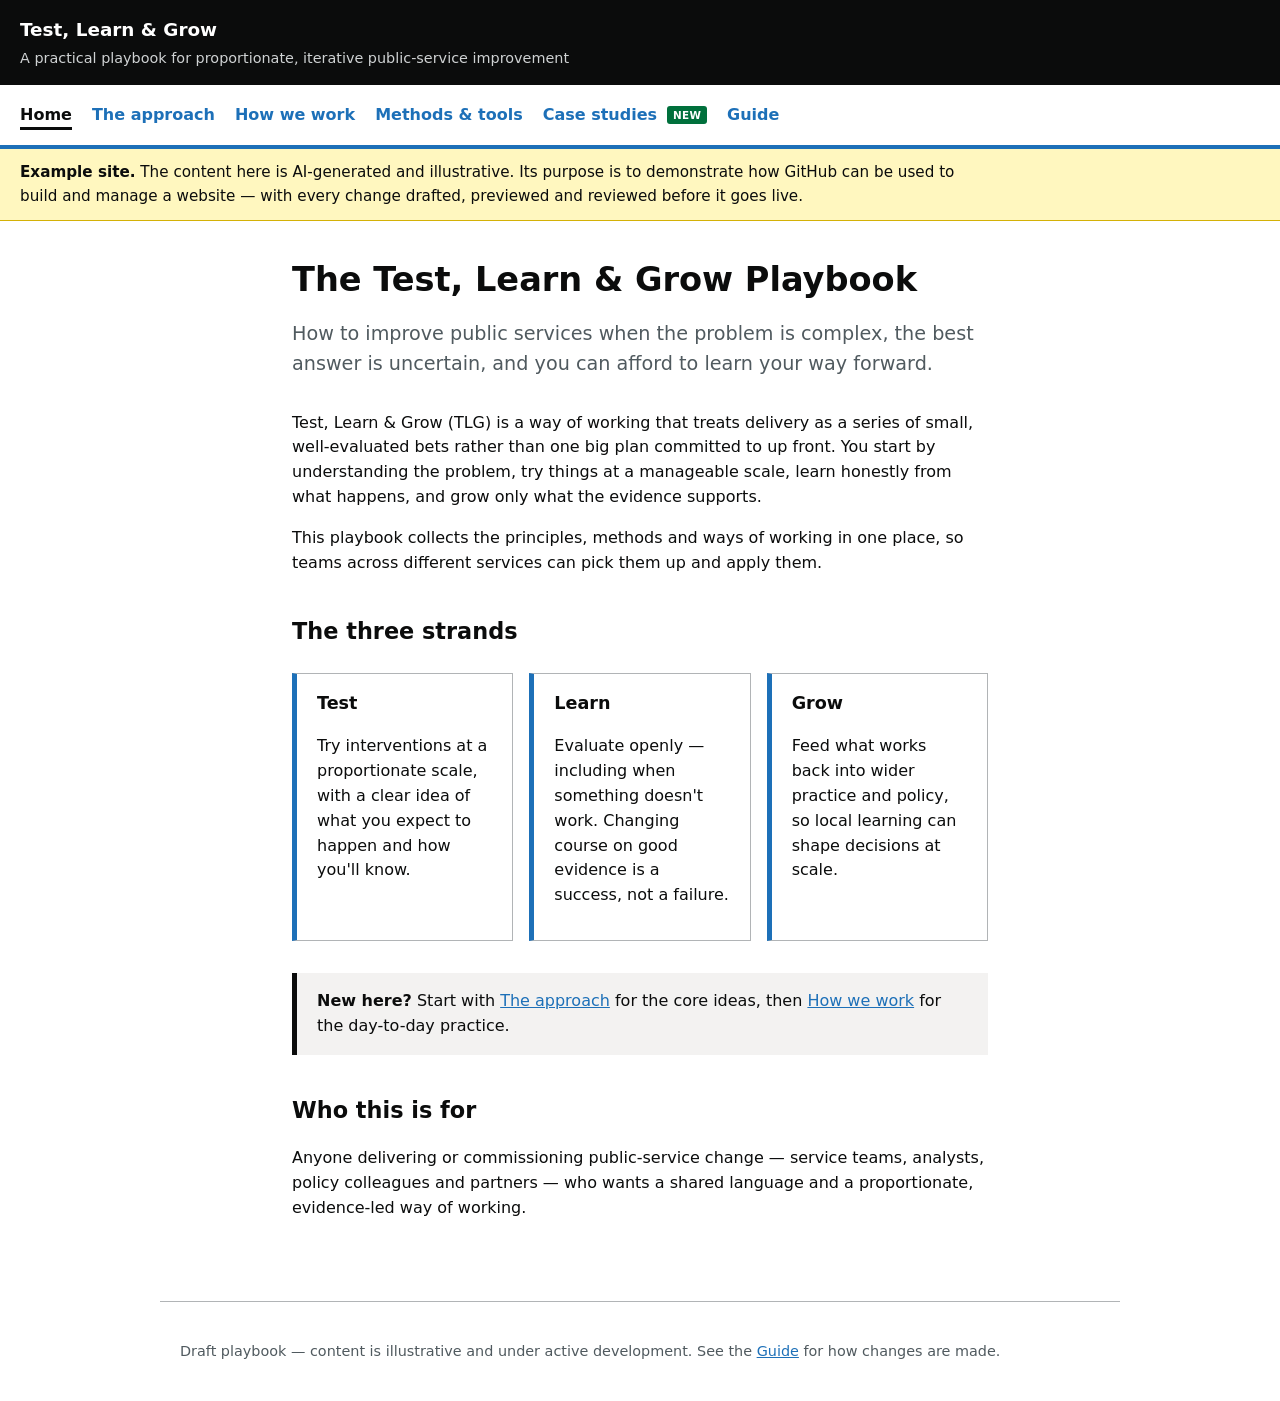
<file: index.html>
<!doctype html>
<html lang="en">
<head>
  <meta charset="utf-8">
  <meta name="viewport" content="width=device-width, initial-scale=1">
  <title>Test, Learn & Grow Playbook</title>
  <link rel="stylesheet" href="assets/style.css">
</head>
<body>
  <header class="site-header">
    <div class="brand">Test, Learn &amp; Grow</div>
    <div class="tagline">A practical playbook for proportionate, iterative public-service improvement</div>
  </header>
  <nav class="primary" aria-label="Primary">
    <ul>
      <li><a href="index.html" aria-current="page">Home</a></li>
      <li><a href="approach.html">The approach</a></li>
      <li><a href="how-we-work.html">How we work</a></li>
      <li><a href="methods.html">Methods &amp; tools</a></li>
      <li><a href="case-studies.html">Case studies <span class="nav-new">New</span></a></li>
      <li><a href="guide.html">Guide</a></li>
    </ul>
  </nav>

  <div class="demo-banner" role="note">
    <p><strong>Example site.</strong> The content here is AI-generated and illustrative.
      Its purpose is to demonstrate how GitHub can be used to build and manage a website —
      with every change drafted, previewed and reviewed before it goes live.</p>
  </div>
  <main>
    <h1>The Test, Learn &amp; Grow Playbook</h1>
    <p class="lede">How to improve public services when the problem is complex, the
      best answer is uncertain, and you can afford to learn your way forward.</p>

    <p>Test, Learn &amp; Grow (TLG) is a way of working that treats delivery as a
      series of small, well-evaluated bets rather than one big plan committed to up
      front. You start by understanding the problem, try things at a manageable scale,
      learn honestly from what happens, and grow only what the evidence supports.</p>

    <p>This playbook collects the principles, methods and ways of working in one place,
      so teams across different services can pick them up and apply them.</p>

    <h2>The three strands</h2>
    <div class="cards three">
      <div class="card">
        <h3>Test</h3>
        <p>Try interventions at a proportionate scale, with a clear idea of what you
          expect to happen and how you'll know.</p>
      </div>
      <div class="card">
        <h3>Learn</h3>
        <p>Evaluate openly — including when something doesn't work. Changing course on
          good evidence is a success, not a failure.</p>
      </div>
      <div class="card">
        <h3>Grow</h3>
        <p>Feed what works back into wider practice and policy, so local learning can
          shape decisions at scale.</p>
      </div>
    </div>

    <div class="callout">
      <strong>New here?</strong> Start with <a href="approach.html">The approach</a> for
      the core ideas, then <a href="how-we-work.html">How we work</a> for the day-to-day
      practice.
    </div>

    <h2>Who this is for</h2>
    <p>Anyone delivering or commissioning public-service change — service teams, analysts,
      policy colleagues and partners — who wants a shared language and a proportionate,
      evidence-led way of working.</p>
  </main>

  <footer class="site-footer">
    <p>Draft playbook — content is illustrative and under active development.
      See the <a href="guide.html">Guide</a> for how changes are made.</p>
  </footer>
</body>
</html>
</file>
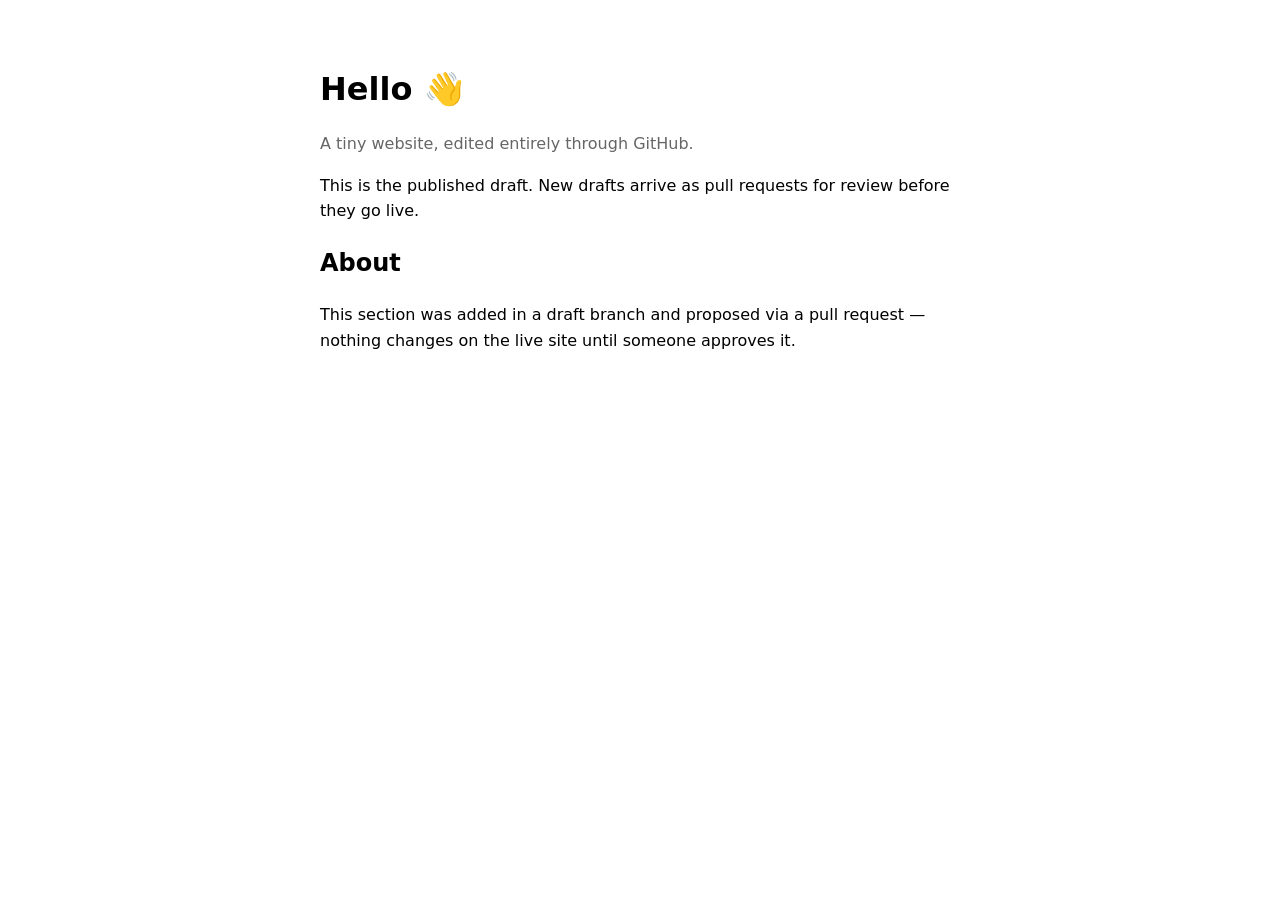
<file: pr-preview/pr-1/index.html>
<!doctype html>
<html lang="en">
<head>
  <meta charset="utf-8">
  <meta name="viewport" content="width=device-width, initial-scale=1">
  <title>Website demo</title>
  <style>
    body { font-family: system-ui, sans-serif; max-width: 40rem; margin: 4rem auto; padding: 0 1rem; line-height: 1.6; }
    h1 { margin-bottom: 0.2rem; }
    .muted { color: #666; }
  </style>
</head>
<body>
  <h1>Hello 👋</h1>
  <p class="muted">A tiny website, edited entirely through GitHub.</p>
  <p>This is the published draft. New drafts arrive as pull requests for review before they go live.</p>
  <h2>About</h2>
  <p>This section was added in a draft branch and proposed via a pull request — nothing changes on the live site until someone approves it.</p>
</body>
</html>
</file>
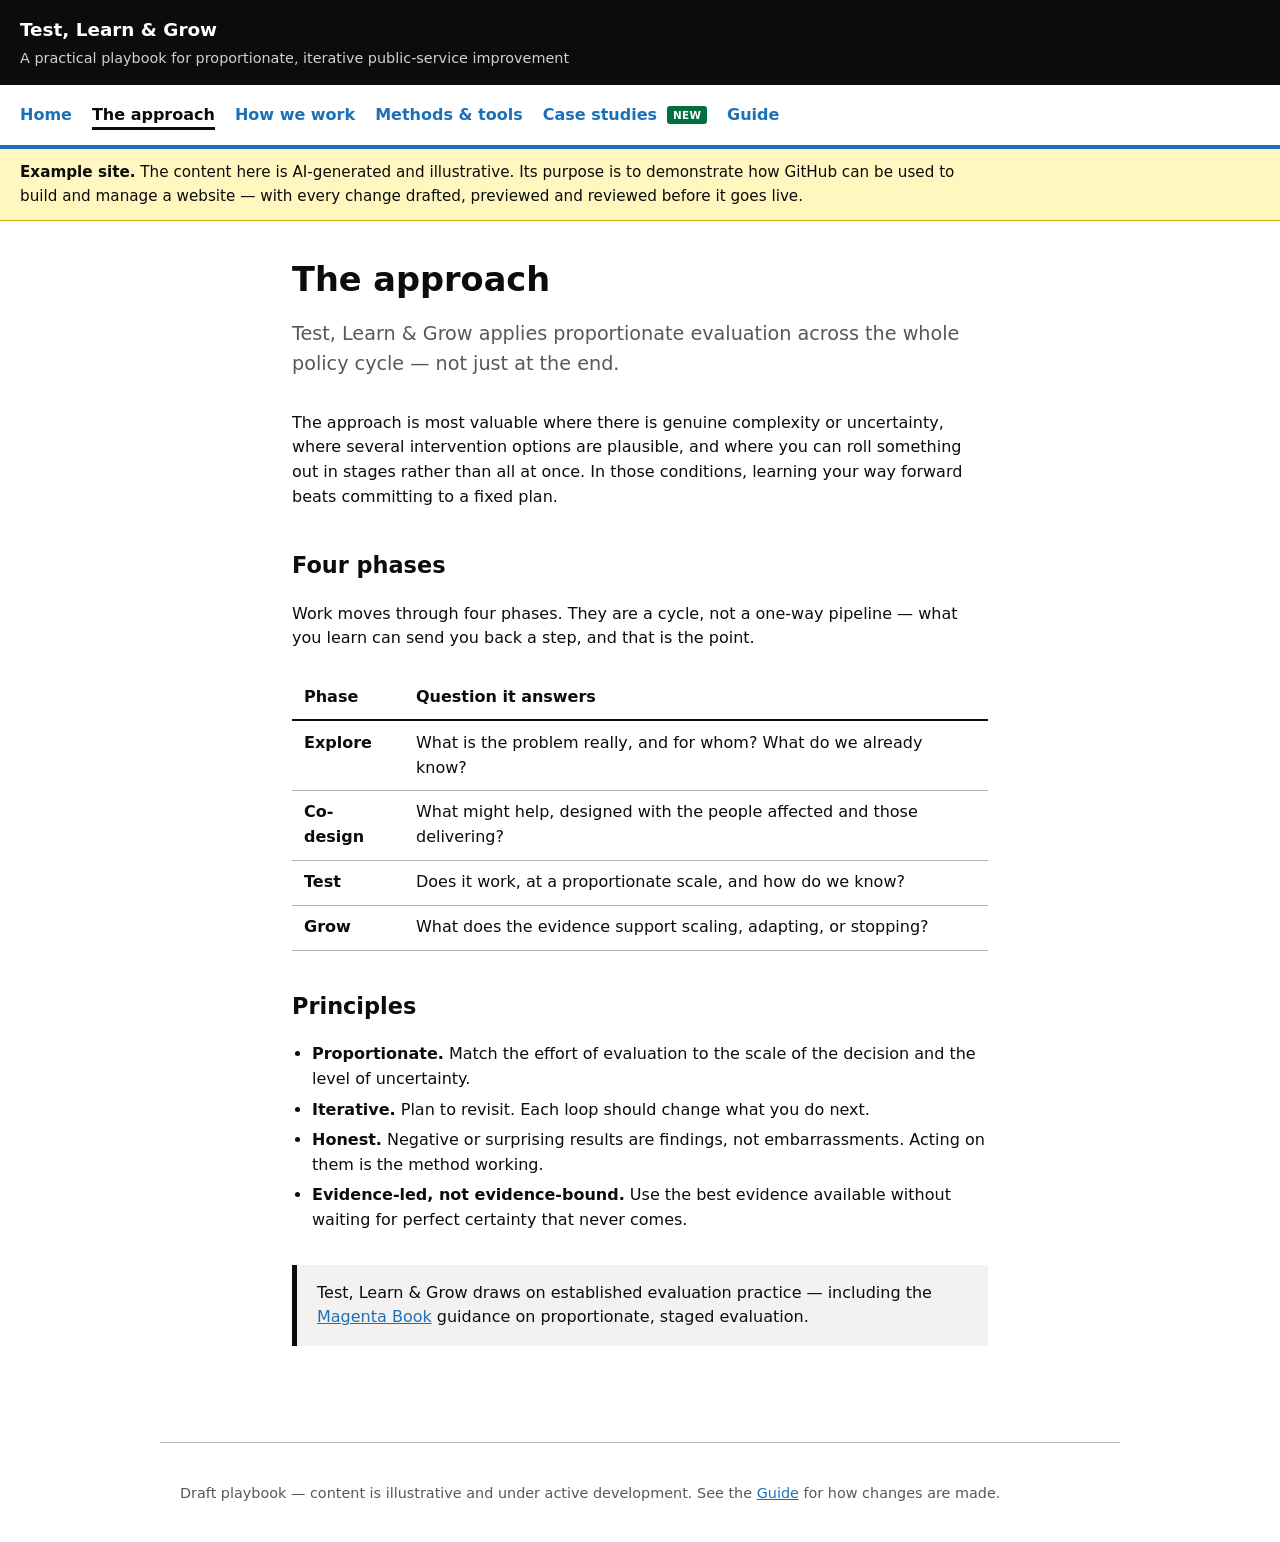
<file: approach.html>
<!doctype html>
<html lang="en">
<head>
  <meta charset="utf-8">
  <meta name="viewport" content="width=device-width, initial-scale=1">
  <title>The approach — Test, Learn & Grow Playbook</title>
  <link rel="stylesheet" href="assets/style.css">
</head>
<body>
  <header class="site-header">
    <div class="brand">Test, Learn &amp; Grow</div>
    <div class="tagline">A practical playbook for proportionate, iterative public-service improvement</div>
  </header>
  <nav class="primary" aria-label="Primary">
    <ul>
      <li><a href="index.html">Home</a></li>
      <li><a href="approach.html" aria-current="page">The approach</a></li>
      <li><a href="how-we-work.html">How we work</a></li>
      <li><a href="methods.html">Methods &amp; tools</a></li>
      <li><a href="case-studies.html">Case studies <span class="nav-new">New</span></a></li>
      <li><a href="guide.html">Guide</a></li>
    </ul>
  </nav>

  <div class="demo-banner" role="note">
    <p><strong>Example site.</strong> The content here is AI-generated and illustrative.
      Its purpose is to demonstrate how GitHub can be used to build and manage a website —
      with every change drafted, previewed and reviewed before it goes live.</p>
  </div>
  <main>
    <h1>The approach</h1>
    <p class="lede">Test, Learn &amp; Grow applies proportionate evaluation across the
      whole policy cycle — not just at the end.</p>

    <p>The approach is most valuable where there is genuine complexity or uncertainty,
      where several intervention options are plausible, and where you can roll something
      out in stages rather than all at once. In those conditions, learning your way
      forward beats committing to a fixed plan.</p>

    <h2>Four phases</h2>
    <p>Work moves through four phases. They are a cycle, not a one-way pipeline — what
      you learn can send you back a step, and that is the point.</p>

    <table>
      <thead>
        <tr><th>Phase</th><th>Question it answers</th></tr>
      </thead>
      <tbody>
        <tr><td><strong>Explore</strong></td><td>What is the problem really, and for whom? What do we already know?</td></tr>
        <tr><td><strong>Co-design</strong></td><td>What might help, designed with the people affected and those delivering?</td></tr>
        <tr><td><strong>Test</strong></td><td>Does it work, at a proportionate scale, and how do we know?</td></tr>
        <tr><td><strong>Grow</strong></td><td>What does the evidence support scaling, adapting, or stopping?</td></tr>
      </tbody>
    </table>

    <h2>Principles</h2>
    <ul>
      <li><strong>Proportionate.</strong> Match the effort of evaluation to the scale of
        the decision and the level of uncertainty.</li>
      <li><strong>Iterative.</strong> Plan to revisit. Each loop should change what you
        do next.</li>
      <li><strong>Honest.</strong> Negative or surprising results are findings, not
        embarrassments. Acting on them is the method working.</li>
      <li><strong>Evidence-led, not evidence-bound.</strong> Use the best evidence
        available without waiting for perfect certainty that never comes.</li>
    </ul>

    <div class="callout">
      Test, Learn &amp; Grow draws on established evaluation practice — including the
      <a href="https://www.gov.uk/government/publications/the-magenta-book">Magenta Book</a>
      guidance on proportionate, staged evaluation.
    </div>
  </main>

  <footer class="site-footer">
    <p>Draft playbook — content is illustrative and under active development.
      See the <a href="guide.html">Guide</a> for how changes are made.</p>
  </footer>
</body>
</html>
</file>
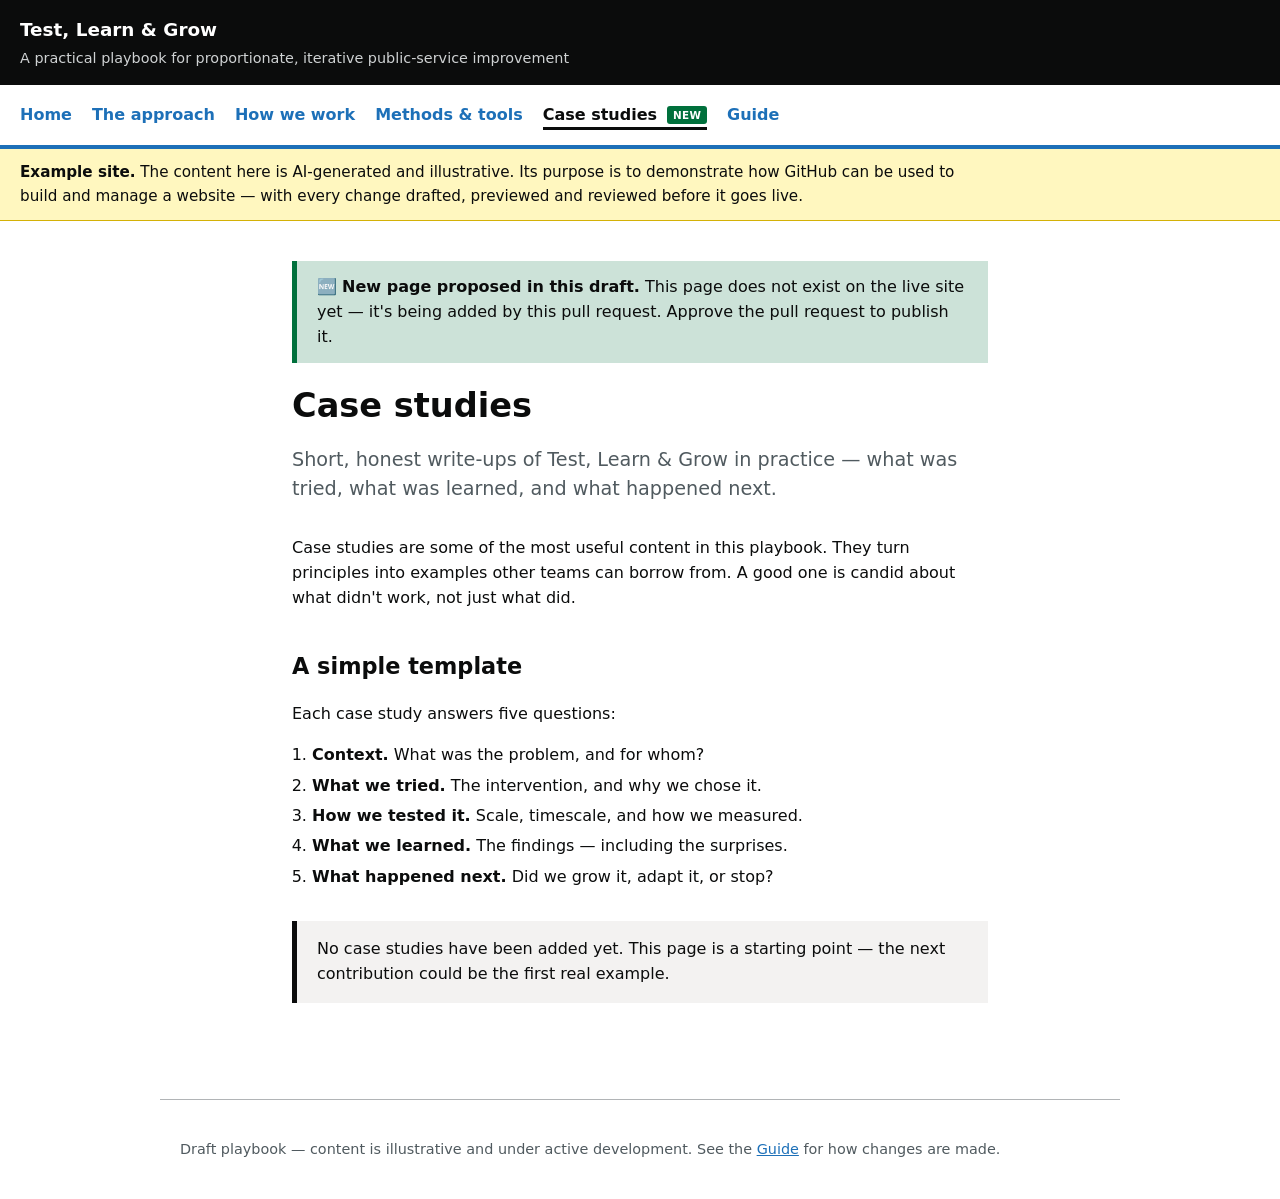
<file: case-studies.html>
<!doctype html>
<html lang="en">
<head>
  <meta charset="utf-8">
  <meta name="viewport" content="width=device-width, initial-scale=1">
  <title>Case studies — Test, Learn & Grow Playbook</title>
  <link rel="stylesheet" href="assets/style.css">
</head>
<body>
  <header class="site-header">
    <div class="brand">Test, Learn &amp; Grow</div>
    <div class="tagline">A practical playbook for proportionate, iterative public-service improvement</div>
  </header>
  <nav class="primary" aria-label="Primary">
    <ul>
      <li><a href="index.html">Home</a></li>
      <li><a href="approach.html">The approach</a></li>
      <li><a href="how-we-work.html">How we work</a></li>
      <li><a href="methods.html">Methods &amp; tools</a></li>
      <li><a href="case-studies.html" aria-current="page">Case studies <span class="nav-new">New</span></a></li>
      <li><a href="guide.html">Guide</a></li>
    </ul>
  </nav>

  <div class="demo-banner" role="note">
    <p><strong>Example site.</strong> The content here is AI-generated and illustrative.
      Its purpose is to demonstrate how GitHub can be used to build and manage a website —
      with every change drafted, previewed and reviewed before it goes live.</p>
  </div>

  <main>
    <div class="new-banner" role="note">
      <p>🆕 <strong>New page proposed in this draft.</strong> This page does not exist on
        the live site yet — it's being added by this pull request. Approve the pull request
        to publish it.</p>
    </div>
    <h1>Case studies</h1>
    <p class="lede">Short, honest write-ups of Test, Learn &amp; Grow in practice — what
      was tried, what was learned, and what happened next.</p>

    <p>Case studies are some of the most useful content in this playbook. They turn
      principles into examples other teams can borrow from. A good one is candid about
      what didn't work, not just what did.</p>

    <h2>A simple template</h2>
    <p>Each case study answers five questions:</p>
    <ol>
      <li><strong>Context.</strong> What was the problem, and for whom?</li>
      <li><strong>What we tried.</strong> The intervention, and why we chose it.</li>
      <li><strong>How we tested it.</strong> Scale, timescale, and how we measured.</li>
      <li><strong>What we learned.</strong> The findings — including the surprises.</li>
      <li><strong>What happened next.</strong> Did we grow it, adapt it, or stop?</li>
    </ol>

    <div class="callout">
      No case studies have been added yet. This page is a starting point — the next
      contribution could be the first real example.
    </div>
  </main>

  <footer class="site-footer">
    <p>Draft playbook — content is illustrative and under active development.
      See the <a href="guide.html">Guide</a> for how changes are made.</p>
  </footer>
</body>
</html>
</file>
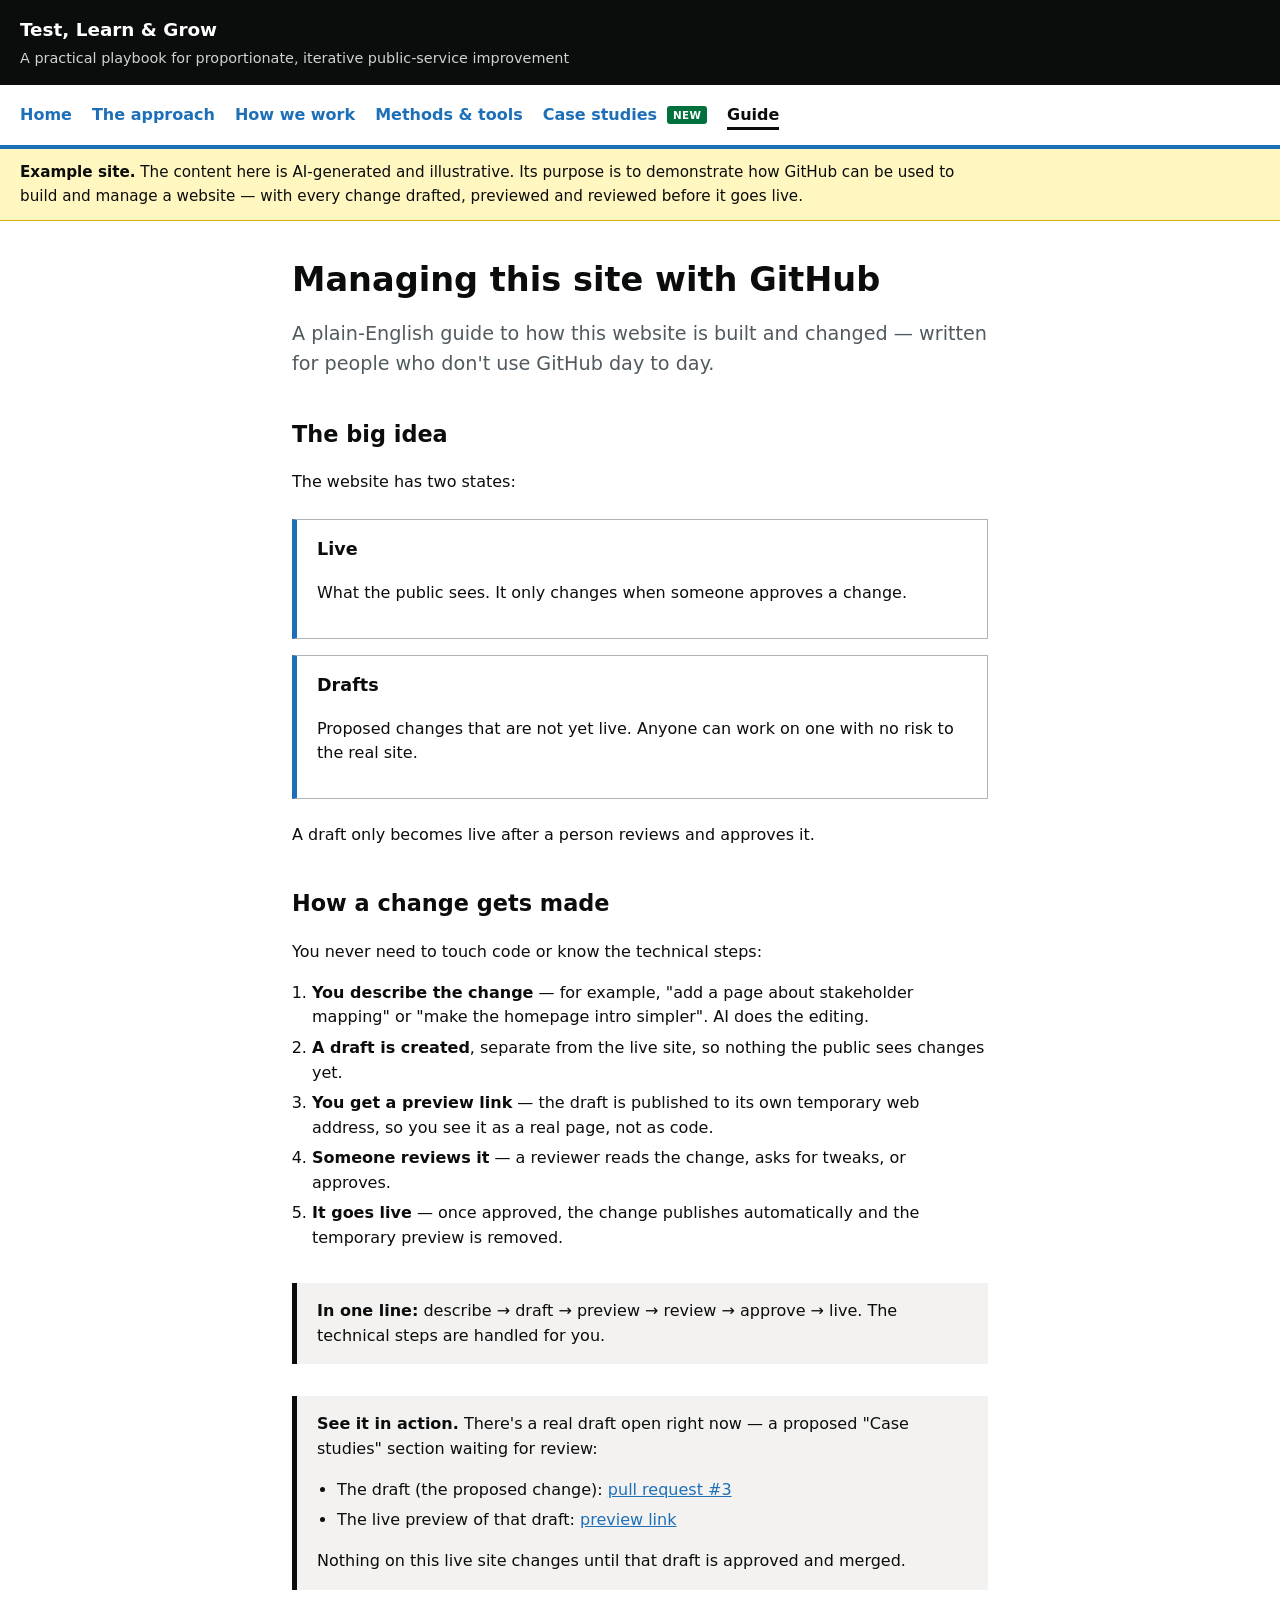
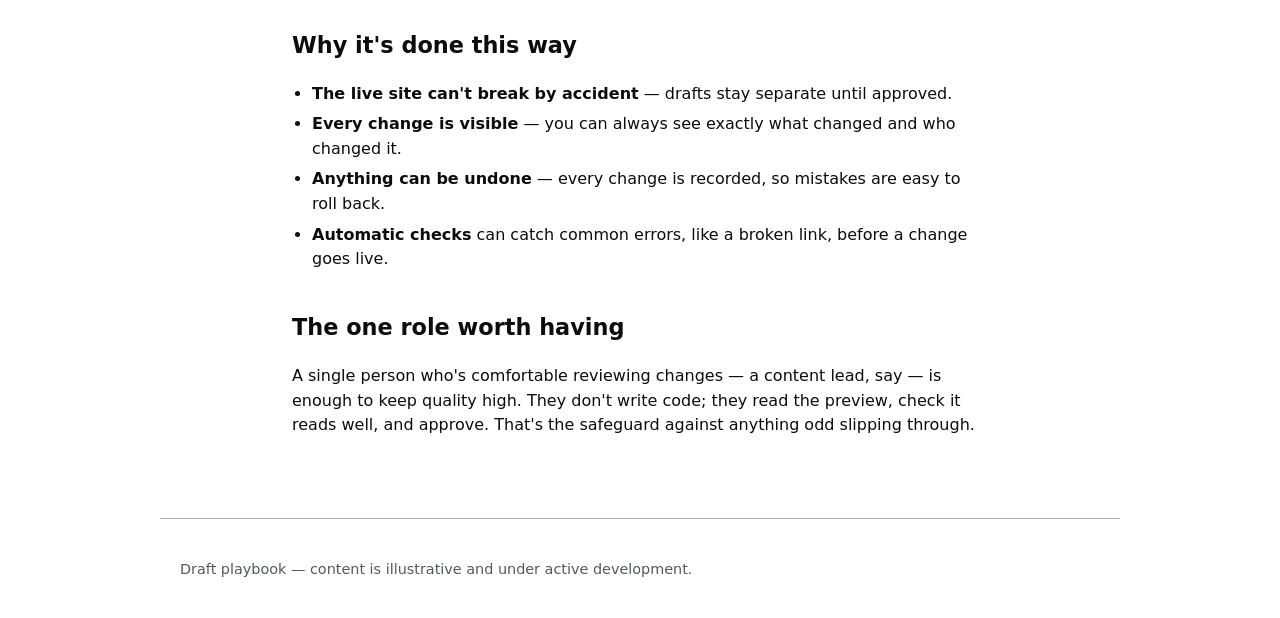
<file: guide.html>
<!doctype html>
<html lang="en">
<head>
  <meta charset="utf-8">
  <meta name="viewport" content="width=device-width, initial-scale=1">
  <title>Guide: managing this site with GitHub — Test, Learn & Grow Playbook</title>
  <link rel="stylesheet" href="assets/style.css">
</head>
<body>
  <header class="site-header">
    <div class="brand">Test, Learn &amp; Grow</div>
    <div class="tagline">A practical playbook for proportionate, iterative public-service improvement</div>
  </header>
  <nav class="primary" aria-label="Primary">
    <ul>
      <li><a href="index.html">Home</a></li>
      <li><a href="approach.html">The approach</a></li>
      <li><a href="how-we-work.html">How we work</a></li>
      <li><a href="methods.html">Methods &amp; tools</a></li>
      <li><a href="case-studies.html">Case studies <span class="nav-new">New</span></a></li>
      <li><a href="guide.html" aria-current="page">Guide</a></li>
    </ul>
  </nav>

  <div class="demo-banner" role="note">
    <p><strong>Example site.</strong> The content here is AI-generated and illustrative.
      Its purpose is to demonstrate how GitHub can be used to build and manage a website —
      with every change drafted, previewed and reviewed before it goes live.</p>
  </div>

  <main>
    <h1>Managing this site with GitHub</h1>
    <p class="lede">A plain-English guide to how this website is built and changed —
      written for people who don't use GitHub day to day.</p>

    <h2>The big idea</h2>
    <p>The website has two states:</p>
    <div class="cards">
      <div class="card">
        <h3>Live</h3>
        <p>What the public sees. It only changes when someone approves a change.</p>
      </div>
      <div class="card">
        <h3>Drafts</h3>
        <p>Proposed changes that are not yet live. Anyone can work on one with no risk
          to the real site.</p>
      </div>
    </div>
    <p>A draft only becomes live after a person reviews and approves it.</p>

    <h2>How a change gets made</h2>
    <p>You never need to touch code or know the technical steps:</p>
    <ol>
      <li><strong>You describe the change</strong> — for example, "add a page about
        stakeholder mapping" or "make the homepage intro simpler". AI does the editing.</li>
      <li><strong>A draft is created</strong>, separate from the live site, so nothing
        the public sees changes yet.</li>
      <li><strong>You get a preview link</strong> — the draft is published to its own
        temporary web address, so you see it as a real page, not as code.</li>
      <li><strong>Someone reviews it</strong> — a reviewer reads the change, asks for
        tweaks, or approves.</li>
      <li><strong>It goes live</strong> — once approved, the change publishes
        automatically and the temporary preview is removed.</li>
    </ol>

    <div class="callout">
      <strong>In one line:</strong> describe&nbsp;→ draft&nbsp;→ preview&nbsp;→
      review&nbsp;→ approve&nbsp;→ live. The technical steps are handled for you.
    </div>

    <div class="callout">
      <strong>See it in action.</strong> There's a real draft open right now — a proposed
      "Case studies" section waiting for review:
      <ul>
        <li>The draft (the proposed change):
          <a href="https://github.com/ivyleavedtoadflax/website-demo/pull/3">pull request #3</a></li>
        <li>The live preview of that draft:
          <a href="https://ivyleavedtoadflax.github.io/website-demo/pr-preview/pr-3/case-studies.html">preview link</a></li>
      </ul>
      Nothing on this live site changes until that draft is approved and merged.
    </div>

    <h2>Why it's done this way</h2>
    <ul>
      <li><strong>The live site can't break by accident</strong> — drafts stay separate
        until approved.</li>
      <li><strong>Every change is visible</strong> — you can always see exactly what
        changed and who changed it.</li>
      <li><strong>Anything can be undone</strong> — every change is recorded, so mistakes
        are easy to roll back.</li>
      <li><strong>Automatic checks</strong> can catch common errors, like a broken link,
        before a change goes live.</li>
    </ul>

    <h2>The one role worth having</h2>
    <p>A single person who's comfortable reviewing changes — a content lead, say — is
      enough to keep quality high. They don't write code; they read the preview, check it
      reads well, and approve. That's the safeguard against anything odd slipping through.</p>

  </main>

  <footer class="site-footer">
    <p>Draft playbook — content is illustrative and under active development.</p>
  </footer>
</body>
</html>
</file>
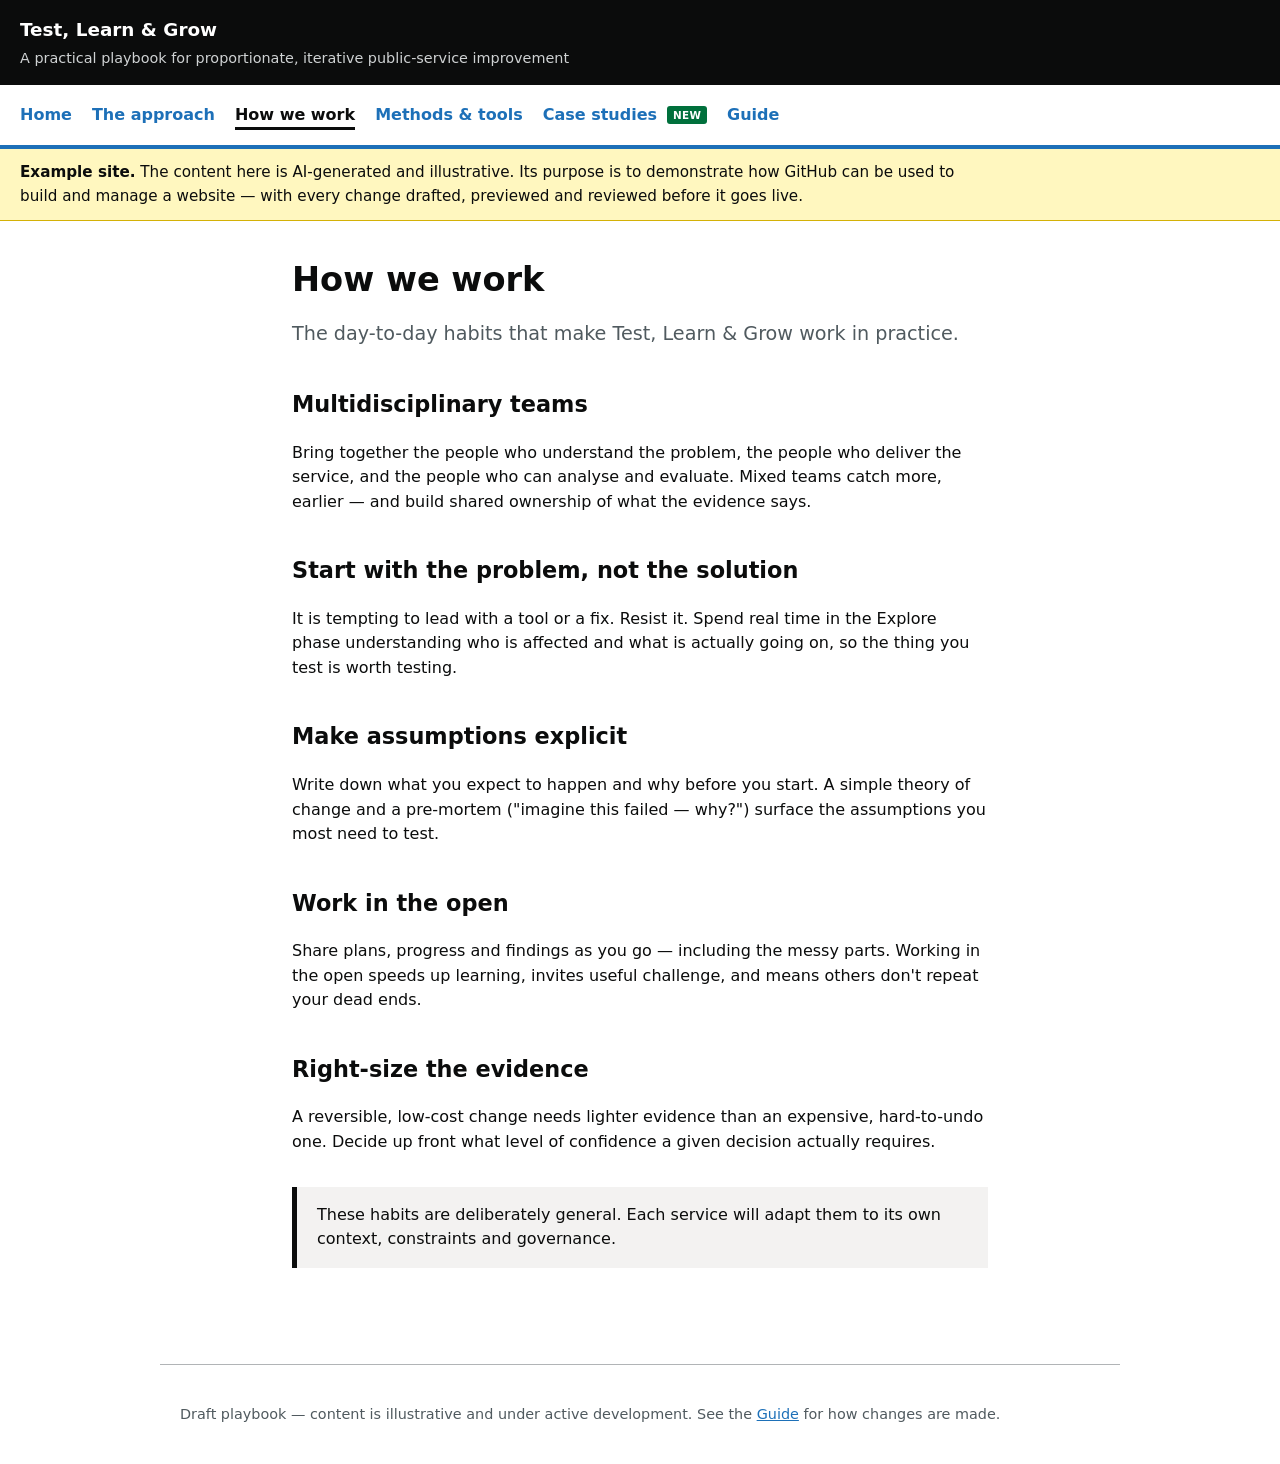
<file: how-we-work.html>
<!doctype html>
<html lang="en">
<head>
  <meta charset="utf-8">
  <meta name="viewport" content="width=device-width, initial-scale=1">
  <title>How we work — Test, Learn & Grow Playbook</title>
  <link rel="stylesheet" href="assets/style.css">
</head>
<body>
  <header class="site-header">
    <div class="brand">Test, Learn &amp; Grow</div>
    <div class="tagline">A practical playbook for proportionate, iterative public-service improvement</div>
  </header>
  <nav class="primary" aria-label="Primary">
    <ul>
      <li><a href="index.html">Home</a></li>
      <li><a href="approach.html">The approach</a></li>
      <li><a href="how-we-work.html" aria-current="page">How we work</a></li>
      <li><a href="methods.html">Methods &amp; tools</a></li>
      <li><a href="case-studies.html">Case studies <span class="nav-new">New</span></a></li>
      <li><a href="guide.html">Guide</a></li>
    </ul>
  </nav>

  <div class="demo-banner" role="note">
    <p><strong>Example site.</strong> The content here is AI-generated and illustrative.
      Its purpose is to demonstrate how GitHub can be used to build and manage a website —
      with every change drafted, previewed and reviewed before it goes live.</p>
  </div>
  <main>
    <h1>How we work</h1>
    <p class="lede">The day-to-day habits that make Test, Learn &amp; Grow work in
      practice.</p>

    <h2>Multidisciplinary teams</h2>
    <p>Bring together the people who understand the problem, the people who deliver the
      service, and the people who can analyse and evaluate. Mixed teams catch more, earlier
      — and build shared ownership of what the evidence says.</p>

    <h2>Start with the problem, not the solution</h2>
    <p>It is tempting to lead with a tool or a fix. Resist it. Spend real time in the
      Explore phase understanding who is affected and what is actually going on, so the
      thing you test is worth testing.</p>

    <h2>Make assumptions explicit</h2>
    <p>Write down what you expect to happen and why before you start. A simple theory of
      change and a pre-mortem ("imagine this failed — why?") surface the assumptions you
      most need to test.</p>

    <h2>Work in the open</h2>
    <p>Share plans, progress and findings as you go — including the messy parts. Working
      in the open speeds up learning, invites useful challenge, and means others don't
      repeat your dead ends.</p>

    <h2>Right-size the evidence</h2>
    <p>A reversible, low-cost change needs lighter evidence than an expensive, hard-to-undo
      one. Decide up front what level of confidence a given decision actually requires.</p>

    <div class="callout">
      These habits are deliberately general. Each service will adapt them to its own
      context, constraints and governance.
    </div>
  </main>

  <footer class="site-footer">
    <p>Draft playbook — content is illustrative and under active development.
      See the <a href="guide.html">Guide</a> for how changes are made.</p>
  </footer>
</body>
</html>
</file>
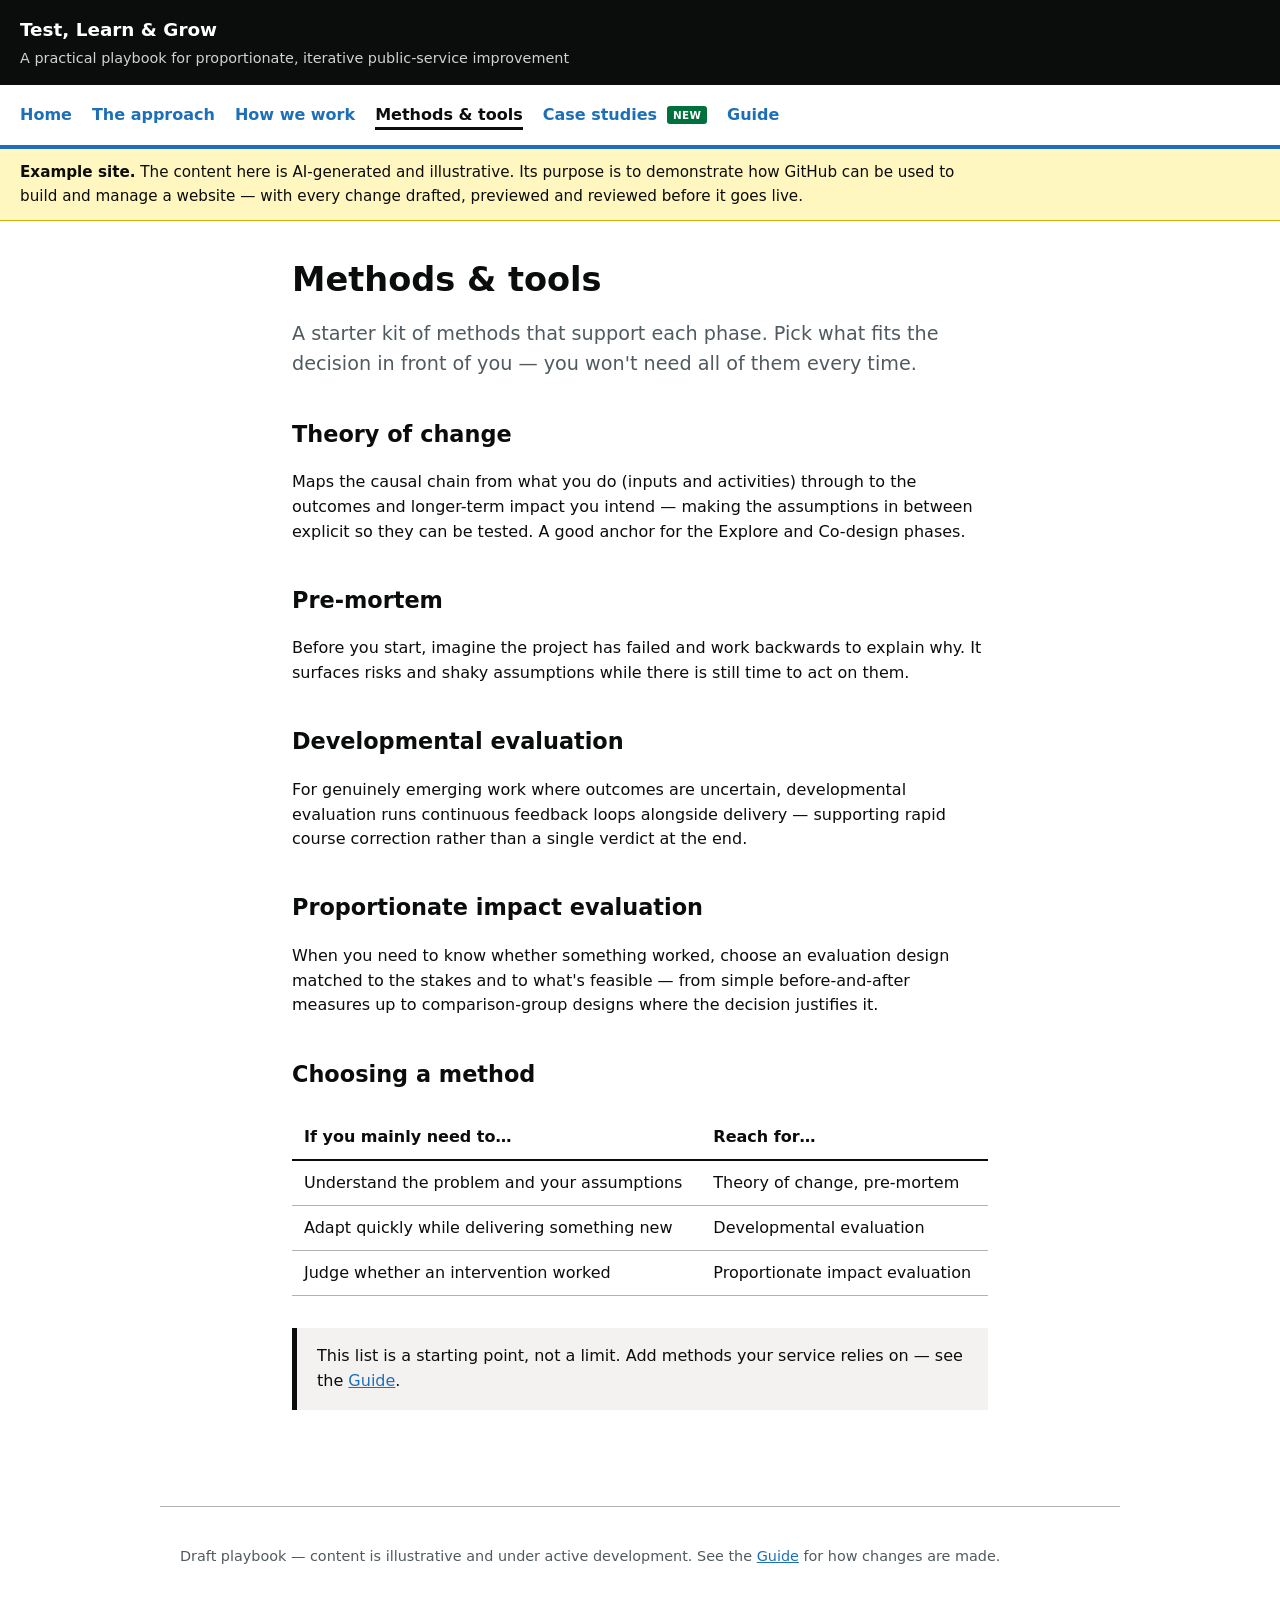
<file: methods.html>
<!doctype html>
<html lang="en">
<head>
  <meta charset="utf-8">
  <meta name="viewport" content="width=device-width, initial-scale=1">
  <title>Methods & tools — Test, Learn & Grow Playbook</title>
  <link rel="stylesheet" href="assets/style.css">
</head>
<body>
  <header class="site-header">
    <div class="brand">Test, Learn &amp; Grow</div>
    <div class="tagline">A practical playbook for proportionate, iterative public-service improvement</div>
  </header>
  <nav class="primary" aria-label="Primary">
    <ul>
      <li><a href="index.html">Home</a></li>
      <li><a href="approach.html">The approach</a></li>
      <li><a href="how-we-work.html">How we work</a></li>
      <li><a href="methods.html" aria-current="page">Methods &amp; tools</a></li>
      <li><a href="case-studies.html">Case studies <span class="nav-new">New</span></a></li>
      <li><a href="guide.html">Guide</a></li>
    </ul>
  </nav>

  <div class="demo-banner" role="note">
    <p><strong>Example site.</strong> The content here is AI-generated and illustrative.
      Its purpose is to demonstrate how GitHub can be used to build and manage a website —
      with every change drafted, previewed and reviewed before it goes live.</p>
  </div>
  <main>
    <h1>Methods &amp; tools</h1>
    <p class="lede">A starter kit of methods that support each phase. Pick what fits the
      decision in front of you — you won't need all of them every time.</p>

    <h2>Theory of change</h2>
    <p>Maps the causal chain from what you do (inputs and activities) through to the
      outcomes and longer-term impact you intend — making the assumptions in between
      explicit so they can be tested. A good anchor for the Explore and Co-design phases.</p>

    <h2>Pre-mortem</h2>
    <p>Before you start, imagine the project has failed and work backwards to explain why.
      It surfaces risks and shaky assumptions while there is still time to act on them.</p>

    <h2>Developmental evaluation</h2>
    <p>For genuinely emerging work where outcomes are uncertain, developmental evaluation
      runs continuous feedback loops alongside delivery — supporting rapid course
      correction rather than a single verdict at the end.</p>

    <h2>Proportionate impact evaluation</h2>
    <p>When you need to know whether something worked, choose an evaluation design matched
      to the stakes and to what's feasible — from simple before-and-after measures up to
      comparison-group designs where the decision justifies it.</p>

    <h2>Choosing a method</h2>
    <table>
      <thead>
        <tr><th>If you mainly need to…</th><th>Reach for…</th></tr>
      </thead>
      <tbody>
        <tr><td>Understand the problem and your assumptions</td><td>Theory of change, pre-mortem</td></tr>
        <tr><td>Adapt quickly while delivering something new</td><td>Developmental evaluation</td></tr>
        <tr><td>Judge whether an intervention worked</td><td>Proportionate impact evaluation</td></tr>
      </tbody>
    </table>

    <div class="callout">
      This list is a starting point, not a limit. Add methods your service relies on —
      see the <a href="guide.html">Guide</a>.
    </div>
  </main>

  <footer class="site-footer">
    <p>Draft playbook — content is illustrative and under active development.
      See the <a href="guide.html">Guide</a> for how changes are made.</p>
  </footer>
</body>
</html>
</file>
<file: assets/style.css>
:root {
  --ink: #0b0c0c;
  --muted: #505a5f;
  --accent: #1d70b8;
  --line: #b1b4b6;
  --bg-soft: #f3f2f1;
  --maxw: 46rem;
}

* { box-sizing: border-box; }

body {
  font-family: system-ui, -apple-system, "Segoe UI", Helvetica, Arial, sans-serif;
  color: var(--ink);
  line-height: 1.55;
  margin: 0;
}

a { color: var(--accent); }
a:hover { color: #003078; }

/* Header + nav */
.site-header {
  background: var(--ink);
  color: #fff;
  padding: 1rem 1.25rem;
}
.site-header a { color: #fff; text-decoration: none; }
.site-header .brand { font-weight: 700; font-size: 1.15rem; }
.site-header .tagline { color: #cfd2d3; font-size: 0.9rem; margin-top: 0.15rem; }

nav.primary {
  border-bottom: 4px solid var(--accent);
  background: #fff;
}
nav.primary ul {
  list-style: none;
  display: flex;
  flex-wrap: wrap;
  gap: 0.25rem 1.25rem;
  margin: 0;
  padding: 0.75rem 1.25rem;
  max-width: 60rem;
}
nav.primary a {
  text-decoration: none;
  font-weight: 600;
  padding: 0.2rem 0;
  border-bottom: 3px solid transparent;
}
nav.primary a:hover { border-bottom-color: var(--accent); }
nav.primary a[aria-current="page"] { border-bottom-color: var(--ink); color: var(--ink); }

/* Main */
main {
  max-width: var(--maxw);
  margin: 0 auto;
  padding: 2.5rem 1.25rem 4rem;
}
h1 { font-size: 2.1rem; line-height: 1.15; margin: 0 0 0.5rem; }
h2 { font-size: 1.4rem; margin-top: 2.4rem; }
h3 { font-size: 1.1rem; margin-top: 1.8rem; }
.lede { font-size: 1.2rem; color: var(--muted); margin-bottom: 2rem; }

ul, ol { padding-left: 1.25rem; }
li { margin: 0.35rem 0; }

/* Phase / strand cards */
.cards { display: grid; gap: 1rem; grid-template-columns: 1fr; margin: 1.5rem 0; }
@media (min-width: 40rem) { .cards.three { grid-template-columns: repeat(3, 1fr); } }
.card {
  border: 1px solid var(--line);
  border-left: 5px solid var(--accent);
  padding: 1rem 1.25rem;
  background: #fff;
}
.card h3 { margin-top: 0; }

.nav-new {
  display: inline-block;
  background: #00703c;
  color: #fff;
  font-size: 0.65rem;
  font-weight: 700;
  letter-spacing: 0.04em;
  text-transform: uppercase;
  padding: 0.05rem 0.35rem;
  border-radius: 3px;
  margin-left: 0.3rem;
  vertical-align: middle;
}

.new-banner {
  background: #cce2d8;
  border-left: 5px solid #00703c;
  padding: 0.85rem 1.25rem;
  margin: 0 0 1.5rem;
}
.new-banner p { margin: 0; }

.demo-banner {
  background: #fff7bf;
  border-bottom: 1px solid #d4b106;
  color: var(--ink);
  padding: 0.75rem 1.25rem;
  font-size: 0.95rem;
}
.demo-banner p { max-width: 60rem; margin: 0; }

.callout {
  background: var(--bg-soft);
  border-left: 5px solid var(--ink);
  padding: 1rem 1.25rem;
  margin: 2rem 0;
}

table { border-collapse: collapse; width: 100%; margin: 1.5rem 0; }
th, td { text-align: left; padding: 0.6rem 0.75rem; border-bottom: 1px solid var(--line); vertical-align: top; }
th { border-bottom: 2px solid var(--ink); }

footer.site-footer {
  border-top: 1px solid var(--line);
  padding: 1.5rem 1.25rem;
  color: var(--muted);
  font-size: 0.9rem;
  max-width: 60rem;
  margin: 0 auto;
}
</file>
